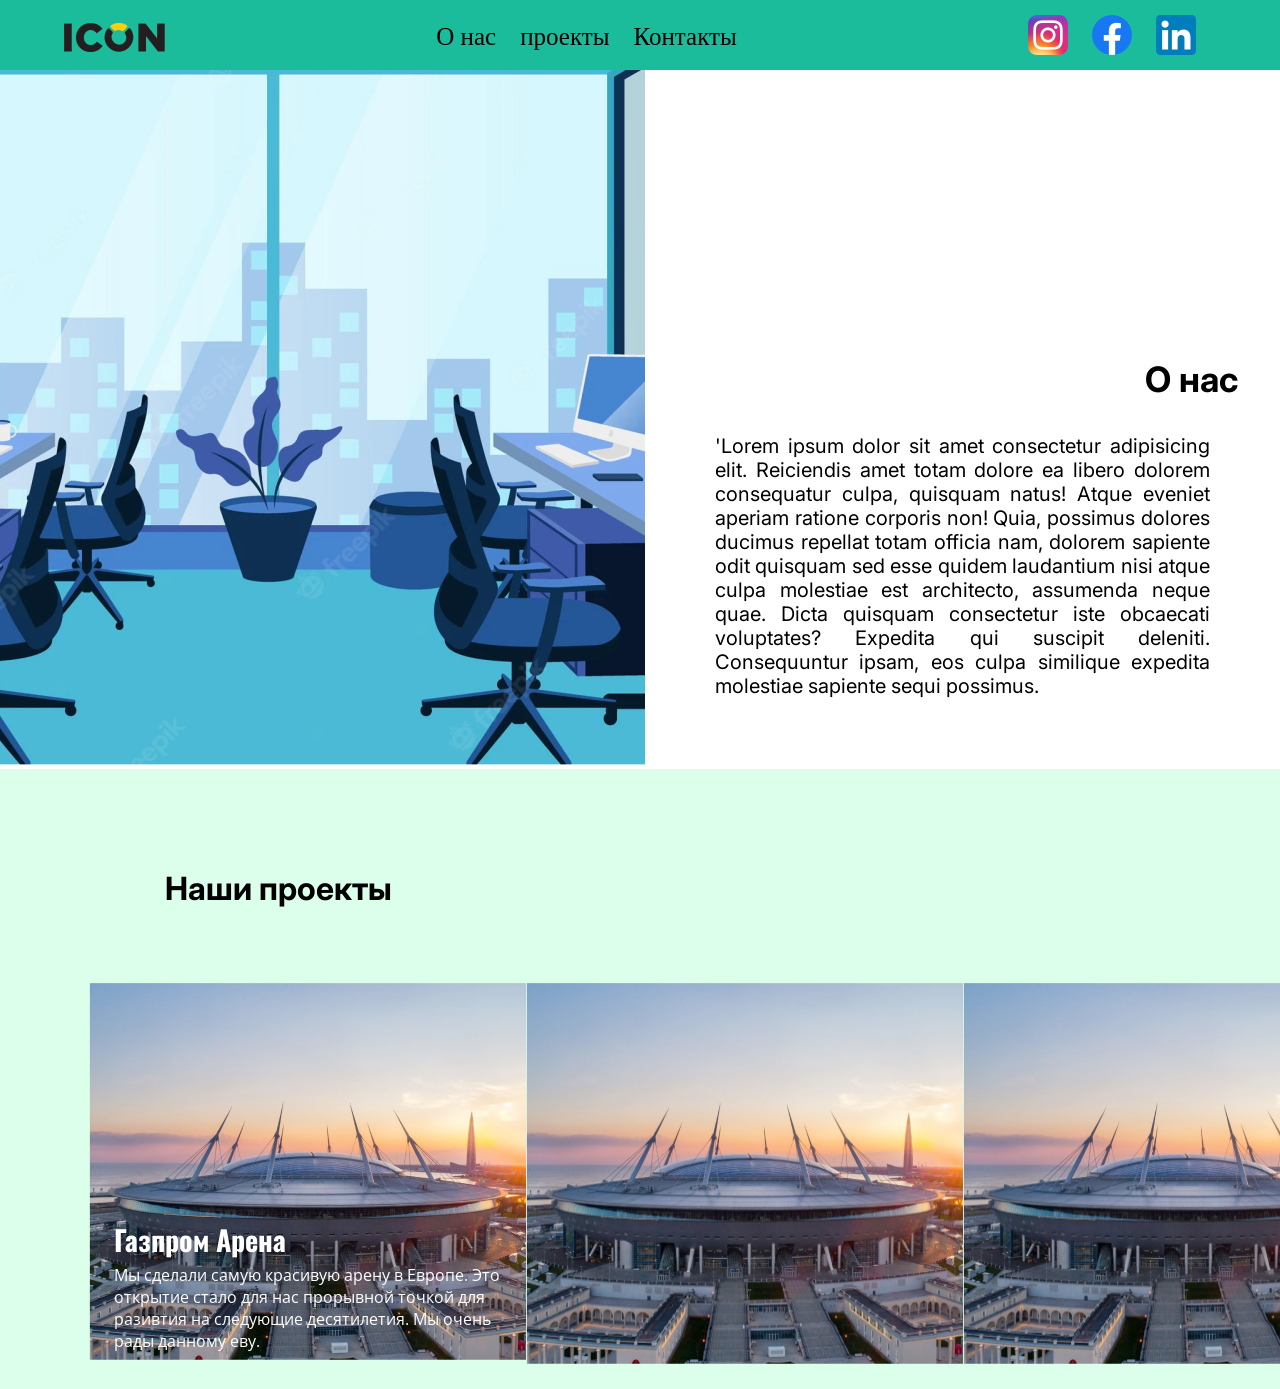
<file: Frontendhomework/fehomework1/index.html>
<!DOCTYPE html>
<html lang="en">
<head>
    <meta charset="UTF-8">
    <meta http-equiv="X-UA-Compatible" content="IE=edge">
    <meta name="viewport" content="width=device-width, initial-scale=1.0">
    <title>Document</title>
    <link rel="preconnect" href="https://fonts.googleapis.com">
    <link rel="preconnect" href="https://fonts.gstatic.com" crossorigin>
    <link href="https://fonts.googleapis.com/css2?family=Inter&family=Open+Sans&family=Oswald:wght@500&display=swap" rel="stylesheet">
    <link href="https://fonts.googleapis.com/css2?family=Inter&display=swap" rel="stylesheet">

    <link rel="stylesheet" href="./style.css">
</head>
<body>
    <header>
        <div class="header-wrapper">
            <img src="./images/logo.png" alt="">
            <nav>
                <a href="#">О нас</a>
                <a href="#">проекты</a>
                <a href="#">Контакты</a>
            </nav>
            <div class="social-icons">
                <img class="social-icon"src="./images/instagram.png" alt="">
                <img class="social-icon"src="./images/facebook.png" alt="">
                <img class="social-icon"src="./images/linkedin.png" alt="">
            </div>
        </div>
    </header>
    <main>
        <div class="main">
                <div class="about-us">
                    <div class="presentation">
                        <h1 class="first-title">О нас</h1>
                        <p class="description">'Lorem ipsum dolor sit amet consectetur adipisicing elit. Reiciendis amet totam dolore ea libero dolorem consequatur culpa, quisquam natus! Atque eveniet aperiam ratione corporis non! Quia, possimus dolores ducimus repellat totam officia nam, dolorem sapiente odit quisquam sed esse quidem laudantium nisi atque culpa molestiae est architecto, assumenda neque quae. Dicta quisquam consectetur iste obcaecati voluptates? Expedita qui suscipit deleniti. Consequuntur ipsam, eos culpa similique expedita molestiae sapiente sequi possimus.</p>   
                    </div>
                    <div>
                        <img class="main-photo" src="./images/image 5.png" alt="">
                    </div>
                </div>
                <div class="our-projects">
                     <h1 class="second-title">Наши проекты</h1>
                     <div class="photoprojects">
                         <div class="photoprj1">
                             <img src="./images/gasprom.png" alt="">
                             <h3>Газпром Aрена</h3>
                             <p class="h3paragraph">Мы сделали самую красивую арену в Европе. Это открытие стало для нас прорывной точкой для разивтия на следующие десятилетия. Мы очень рады данному еву.</p>
                         </div>
                             <img src="./images/gasprom.png" alt="">
                             <img src="./images/gasprom.png" alt="">
                     </div>
                </div>
        </div>       
    </main>
</body>
</html>
</file>
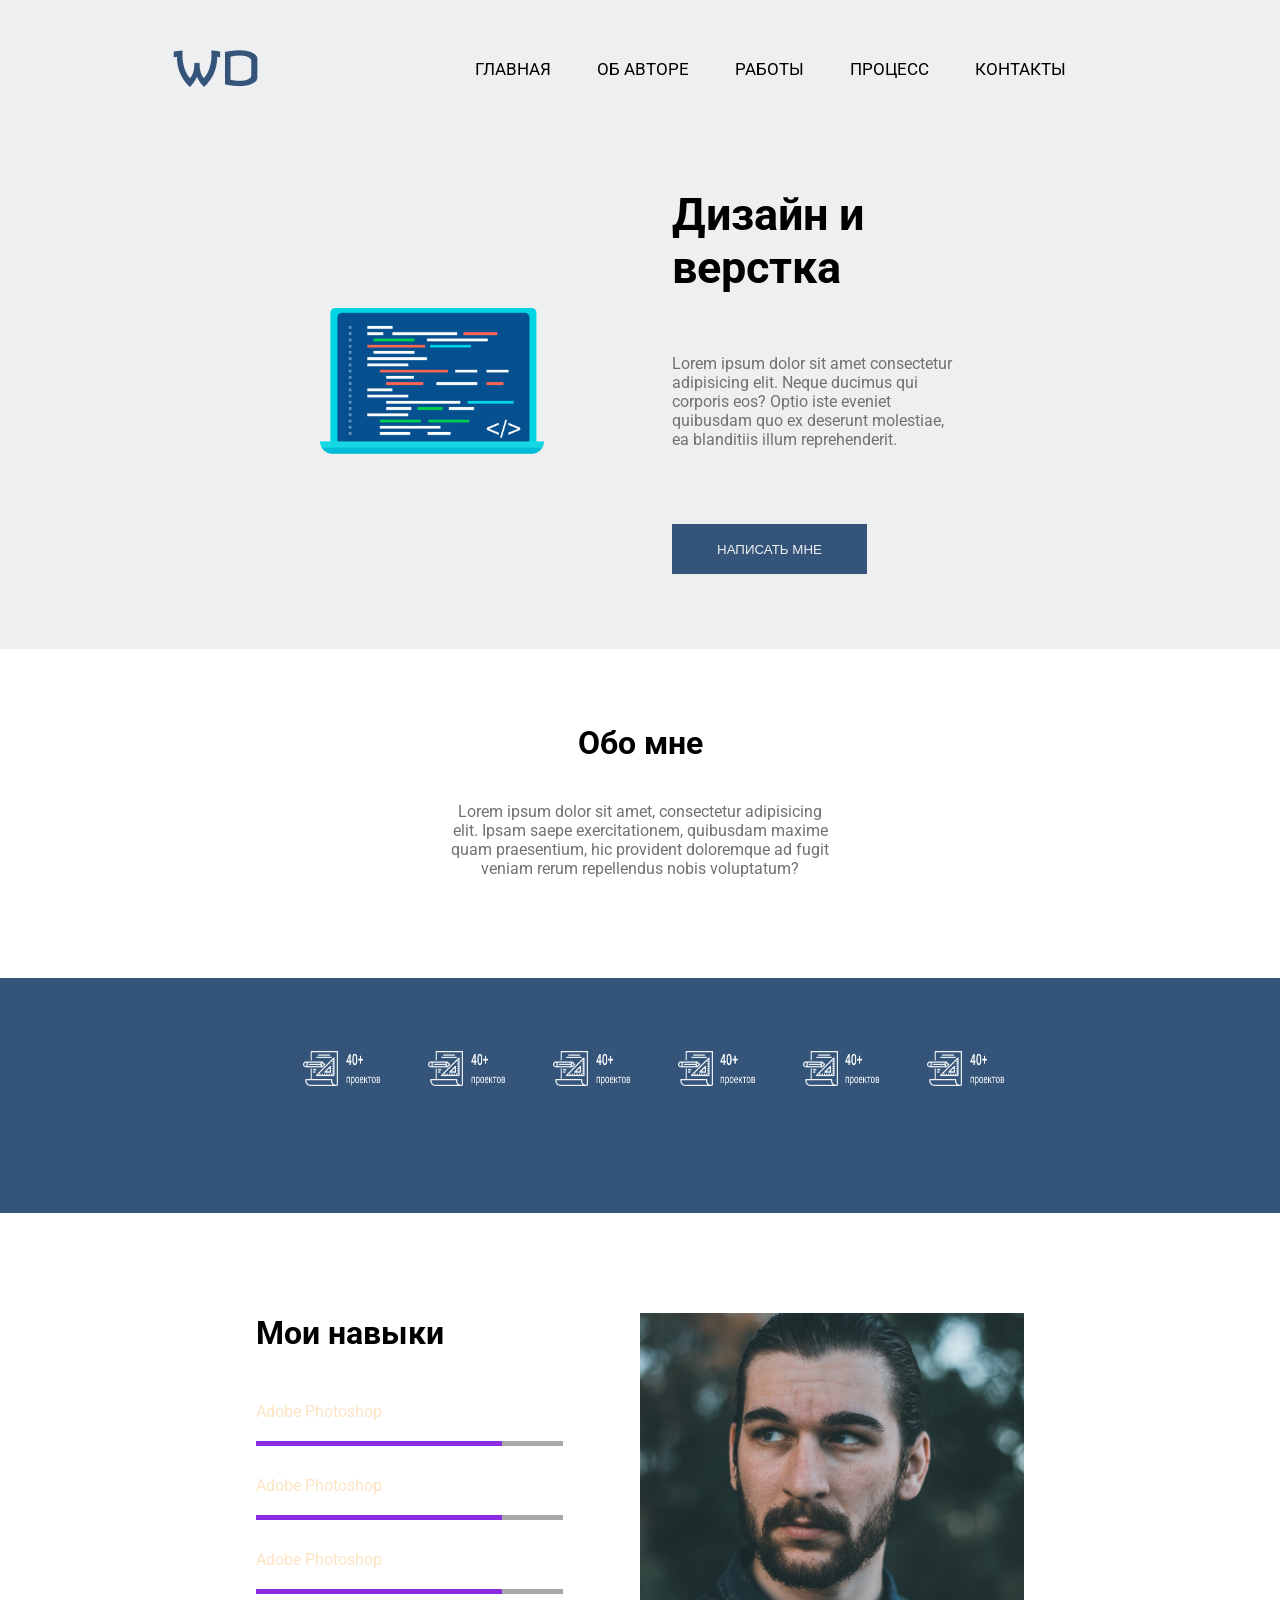
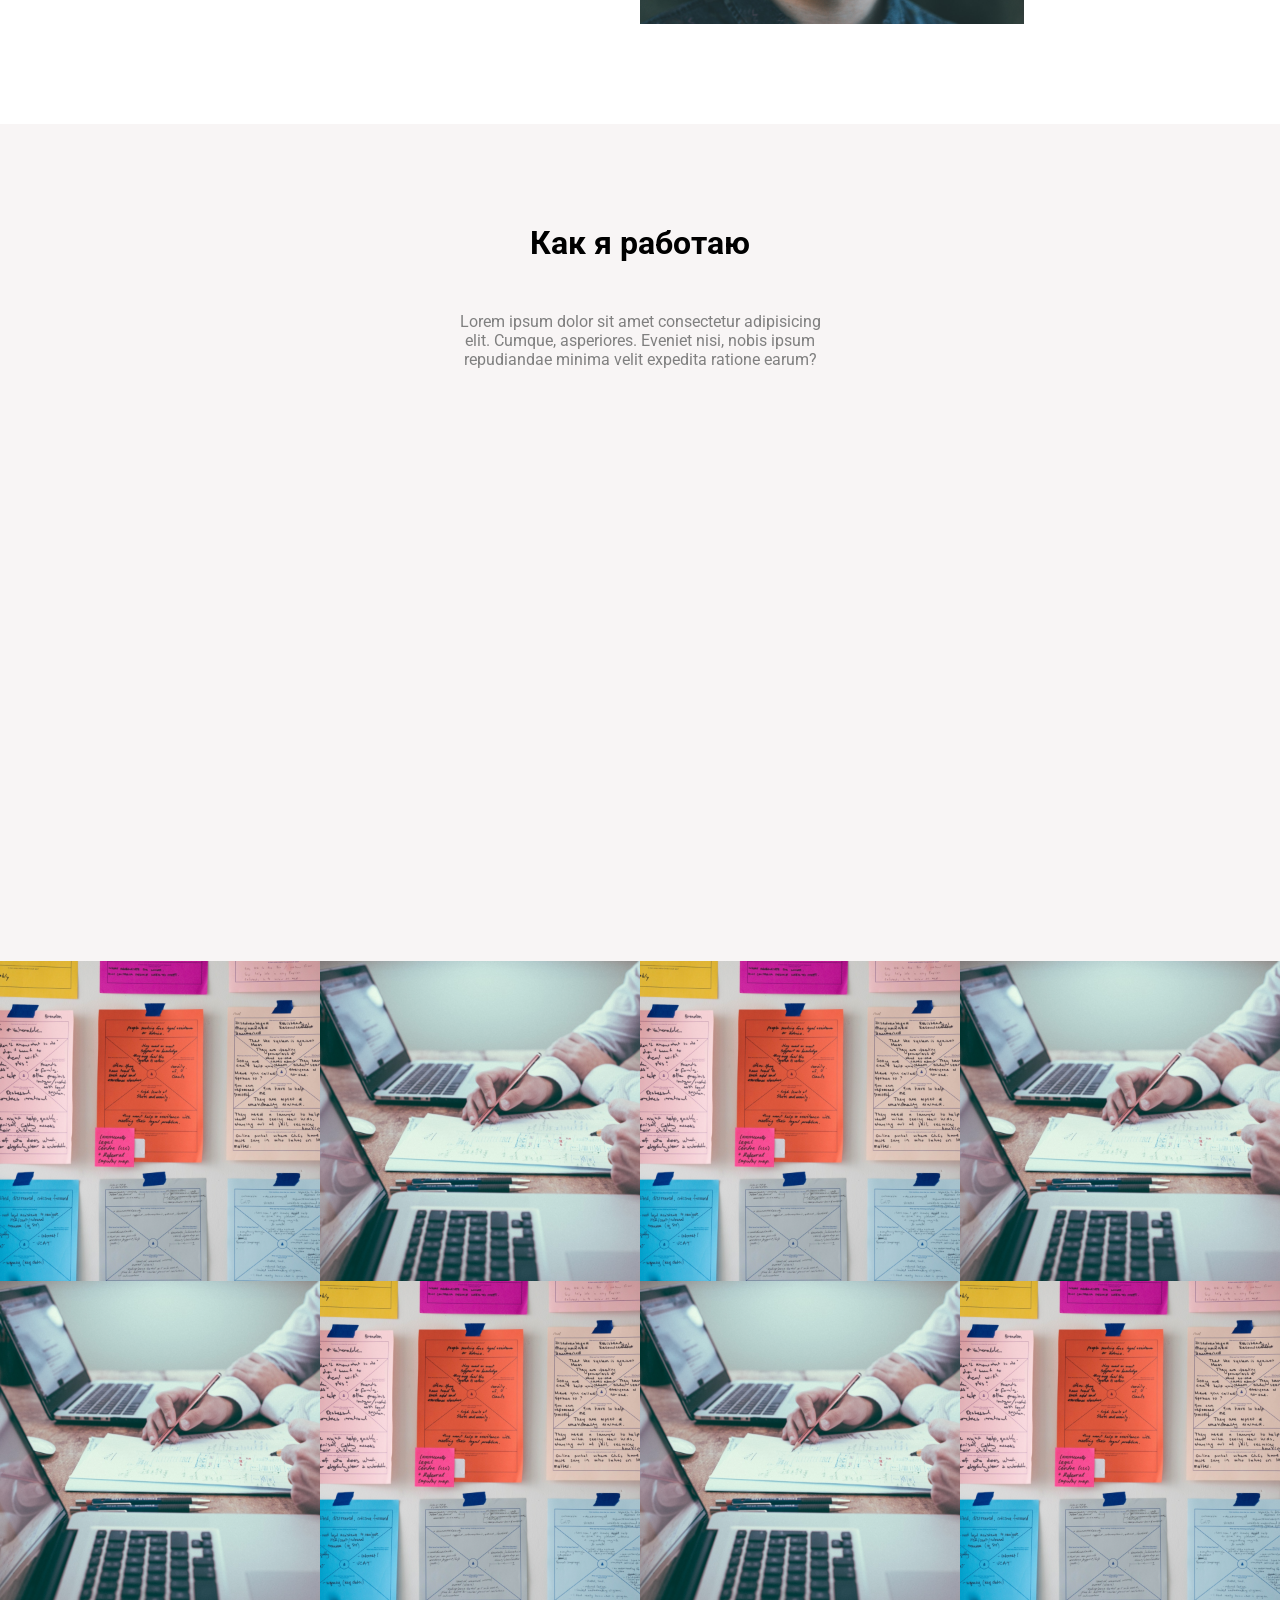
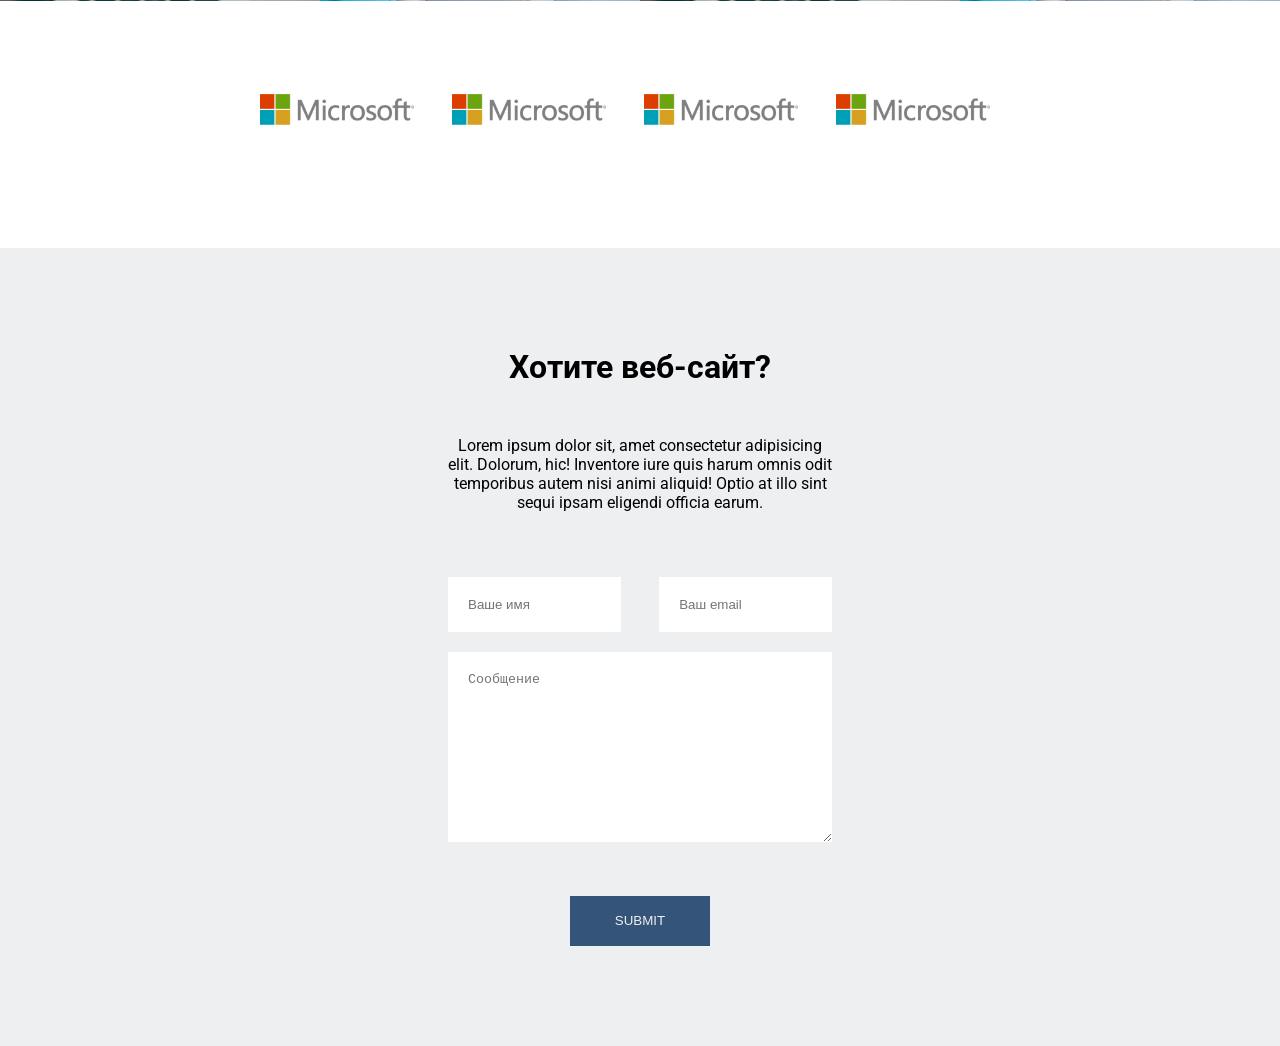
<file: Frontendhomework/fehomework_2/index.html>
<!DOCTYPE html>
<html lang="en">

<head>
    <meta charset="UTF-8">
    <meta http-equiv="X-UA-Compatible" content="IE=edge">
    <meta name="viewport" content="width=device-width, initial-scale=1.0">
    <title>Form</title>
    <link rel="preconnect" href="https://fonts.googleapis.com">
    <link rel="preconnect" href="https://fonts.gstatic.com" crossorigin>
    <link href="https://fonts.googleapis.com/css2?family=Roboto&display=swap" rel="stylesheet">
    <link rel="stylesheet" href="./style.css">
</head>

<body>
    <header>
        <div class="header-wrapper">
            <div class="header-nav-wrapper">
                <img class="wd" src="./imeges/WD.png" alt="">
                <nav>
                    <a href="#">ГЛАВНАЯ</a>
                    <a href="#">ОБ АВТОРЕ</a>
                    <a href="#">РАБОТЫ</a>
                    <a href="#">ПРОЦЕСС</a>
                    <a href="#">КОНТАКТЫ</a>
                </nav>
            </div>
            <div class="header-title-wrapper">
                <div class="header-title">
                    <h1>Дизайн и верстка</h1>
                    <p class="header-descr">Lorem ipsum dolor sit amet consectetur adipisicing elit. Neque ducimus qui
                        corporis
                        eos? Optio iste eveniet quibusdam
                        quo ex deserunt molestiae, ea blanditiis illum reprehenderit.</p>
                    <input class="write-me" type="submit" value="НАПИСАТЬ МНЕ">
                </div>
                <img class="frame" src="./imeges/Frame.png" alt="">
            </div>
        </div>
    </header>
    <div class="about-me">
        <h3 class="about-me-title">Обо мне</h3>
        <p class="about-me-descr">Lorem ipsum dolor sit amet, consectetur adipisicing elit. Ipsam saepe exercitationem,
            quibusdam maxime quam praesentium, hic provident doloremque ad fugit veniam rerum repellendus nobis
            voluptatum?</p>
    </div>
    <section class="numbers">
        <div class="numbers-items">
            <div class="numbers-item">
                <img class="photo-project" src="./imeges/project.png" alt="">
                <img class="photo-group" src="./imeges/Group.png" alt="">
            </div>
            <div class="numbers-item">
                <img class="photo-project" src="./imeges/project.png" alt="">
                <img class="photo-group" src="./imeges/Group.png" alt="">
            </div>
            <div class="numbers-item">
                <img class="photo-project" src="./imeges/project.png" alt="">
                <img class="photo-group" src="./imeges/Group.png" alt="">
            </div>
            <div class="numbers-item">
                <img class="photo-project" src="./imeges/project.png" alt="">
                <img class="photo-group" src="./imeges/Group.png" alt="">
            </div>
            <div class="numbers-item">
                <img class="photo-project" src="./imeges/project.png" alt="">
                <img class="photo-group" src="./imeges/Group.png" alt="">
            </div>
            <div class="numbers-item">
                <img class="photo-project" src="./imeges/project.png" alt="">
                <img class="photo-group" src="./imeges/Group.png" alt="">
            </div>
        </div>
    </section>
    <section class="skills">
        <div class="skills-wrapper">
            <div class="skills-info">
                <h3 class="skills-title">Мои навыки</h3>
                <div class="skill">
                    <p class="skill-name">Adobe Photoshop</p>
                    <div class="skill-scale">
                        <div class="skill-scale-internal"></div>
                    </div>
                </div>
                <div class="skill">
                    <p class="skill-name">Adobe Photoshop</p>
                    <div class="skill-scale">
                        <div class="skill-scale-internal"></div>
                    </div>
                </div>
                <div class="skill">
                    <p class="skill-name">Adobe Photoshop</p>
                    <div class="skill-scale">
                        <div class="skill-scale-internal"></div>
                    </div>
                </div>
            </div>
            <img class="skill-imge" src="./imeges/avatar.png" alt="">
        </div>
    </section>
    <section class="process">
        <h3 class="process-title">Как я работаю</h3>
        <p class="process-descr">Lorem ipsum dolor sit amet consectetur adipisicing elit. Cumque, asperiores. Eveniet
            nisi, nobis ipsum repudiandae minima velit expedita ratione earum?</p>
        <iframe class="process-video" src="https://www.youtube.com/embed/5oH9Nr3bKfw" title="YouTube video player"
            frameborder="0"
            allow="accelerometer; autoplay; clipboard-write; encrypted-media; gyroscope; picture-in-picture"
            allowfullscreen>
        </iframe>
    </section>
    <!-- <input type="text">
        <input type="submit" value="Отправить"
    <input type="number">
    <input type="email">
    <input type="password" value="">
    <input type="color">
    <input type="checkbox" name="" id="">
    <input type="date">
    <input type="datetime" name="" id="">
    <input type="file" name="" id="">
   <div>
    <input type="radio" name="sex" id="">
    <input type="radio" name="sex" id="">
   </div>
   <textarea name="" id="" cols="30" rows="10"></textarea> -->
    <section class="projects">
        <div class="projects-item sticker">
            <div class="projects-item-hover">
                <img src="./imeges/eye.png" alt="">
            </div>
        </div>
        <div class="projects-item laptop">
            <div class="projects-item-hover">
                <img src="./imeges/eye.png" alt="">
            </div>
        </div>
        <div class="projects-item sticker">
            <div class="projects-item-hover">
                <img src="./imeges/eye.png" alt="">
            </div>
        </div>
        <div class="projects-item laptop">
            <div class="projects-item-hover">
                <img src="./imeges/eye.png" alt="">
            </div>
        </div>
        <div class="projects-item laptop">
            <div class="projects-item-hover">
                <img src="./imeges/eye.png" alt="">
            </div>
        </div>
        <div class="projects-item sticker">
            <div class="projects-item-hover">
                <img src="./imeges/eye.png" alt="">
            </div>
        </div>
        <div class="projects-item laptop">
            <div class="projects-item-hover">
                <img src="./imeges/eye.png" alt="">
            </div>
        </div>
        <div class="projects-item sticker">
            <div class="projects-item-hover">
                <img src="./imeges/eye.png" alt="">
            </div>
        </div>

    </section>

    <section class="microsoft">
        <div class="microsoft-wrapper">
            <img src="./imeges/microsoft.png" alt="">
            <img src="./imeges/microsoft.png" alt="">
            <img src="./imeges/microsoft.png" alt="">
            <img src="./imeges/microsoft.png" alt="">

        </div>
    </section>
    <section class="form">
        <h4 class="form-title">Хотите веб-сайт?</h4>
        <p class="form-descr">Lorem ipsum dolor sit, amet consectetur adipisicing elit. Dolorum, hic! Inventore iure
            quis harum omnis odit temporibus autem nisi animi aliquid! Optio at illo sint sequi ipsam eligendi officia
            earum.</p>
        <form>
            <div class="form-control">
                <input type="text" placeholder="Ваше имя">
                <input type="email" placeholder="Ваш email">
            </div>
            <textarea name="" id="" rows="10" placeholder="Сообщение"></textarea>
            <input class="send" type="submit">
        </form>
    </section>


</body>

</html>
</file>
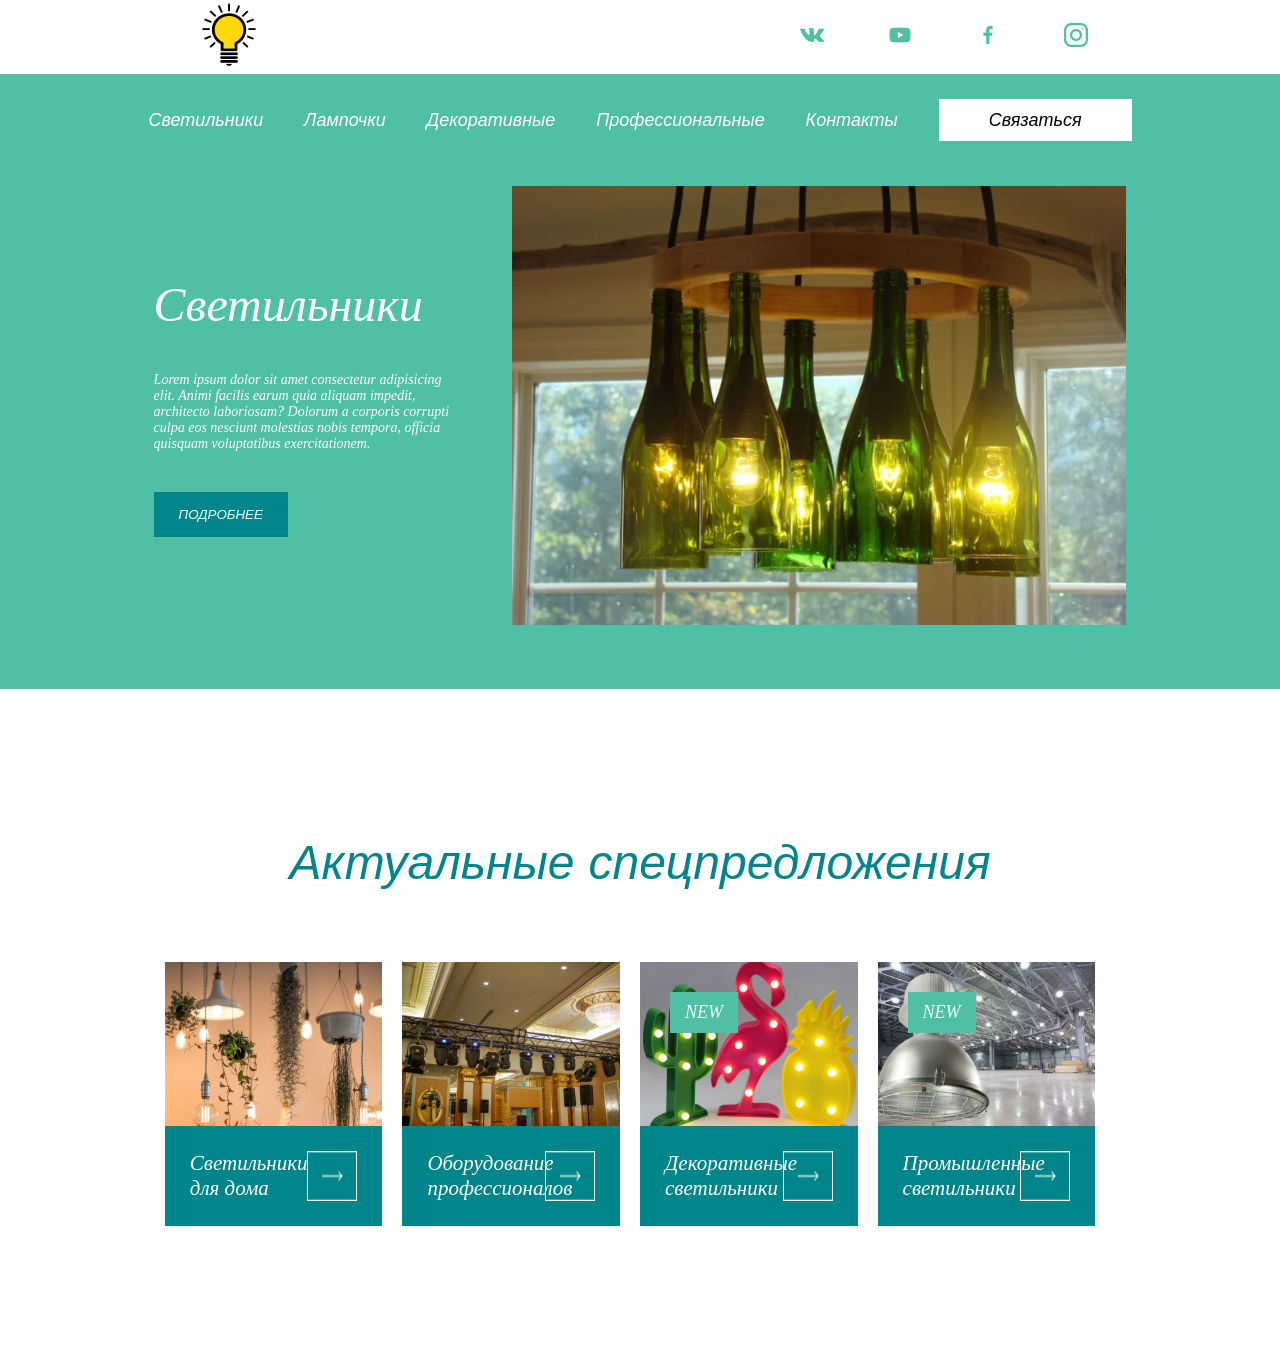
<file: Frontendhomework/fehomework_3/index.html>
<!DOCTYPE html>
<html lang="en">
  <head>
    <link rel="preconnect" href="https://fonts.googleapis.com" />
    <link rel="preconnect" href="https://fonts.gstatic.com" crossorigin />
    <link
      href="https://fonts.googleapis.com/css2?family=ABeeZee:ital@1&display=swap"
      rel="stylesheet"
    />
    <meta charset="UTF-8" />
    <meta http-equiv="X-UA-Compatible" content="IE=edge" />
    <meta name="viewport" content="width=device-width, initial-scale=1.0" />
    <title>Layout</title>
    <link rel="stylesheet" href="./style/style.css" />
    <link rel="stylesheet" href="./style/media.css" />
  </head>
  <body>
    <header>
        <div class="header-wrapper">
          <img src="./img/logo.png" alt="" class="logo" />
          <div class="header-icons">
            <img src="./img/vk.png" alt="" class="icon" />
            <img src="./img/youtube.png" alt="" class="icon" />
            <img src="./img/facebook.png" alt="" class="icon" />
            <img src="./img/instagram.png" alt="" class="icon" />
          </div>
        </div>
      </div>
    </header>
    <section class="main">
      <div class="main-wrapper">
      <div class="main-top-wrapper">
        <nav class="main-nav">
          <a href="#" class="nav-link">Светильники</a>
          <a href="#" class="nav-link">Лампочки</a>
          <a href="#" class="nav-link">Декоративные</a>
          <a href="#" class="nav-link">Профессиональные</a>
          <a href="#" class="nav-link">Контакты</a>
          <a href="tel:+4915171189265" class="nav-link">Связаться</a>
        </nav>
        <div class="main-descr">
          <div class="descr">
            <h1 class="descr-title">Светильники</h1>
            <p class="descr-text">
              Lorem ipsum dolor sit amet consectetur adipisicing elit. Animi
              facilis earum quia aliquam impedit, architecto laboriosam? Dolorum
              a corporis corrupti culpa eos nesciunt molestias nobis tempora,
              officia quisquam voluptatibus exercitationem.
            </p>
            <button class="main-btn">Подробнее</button>
          </div>
          <div class="main-photo">
            <img src="./img/lamps.png" alt="" />
          </div>
        </div>
      </div>
      </div>
    </section>
    <section class="special-offer">
      <h1 class="offer-title">Актуальные спецпредложения</h1>
      <div class="offer-wrapper">
        <div class="offer-item">
          <img class="offer-item-img" src="./img/photo1.png" alt="">
          <div class="offer-item-descr">
            <p>Светильники для дома</p>
            <img src="./img/arrow.png" alt="">
          </div>
        </div>
        <div class="offer-item">
          <img class="offer-item-img" src="./img/photo2.png" alt="">
          <div class="offer-item-descr">
            <p>Оборудование профессионалов</p>
            <img src="./img/arrow.png" alt="">
          </div>
        </div>
        <div class="offer-item">
          <div class="offer-item-new">
            <p class="offer-item-text">NEW</p>
          </div>
          <img class="offer-item-img" src="./img/photo3.png" alt="">
          <div class="offer-item-descr">
            <p>Декоративные светильники</p>
            <img src="./img/arrow.png" alt="">
            
          </div>
        </div>
        <div class="offer-item">
          <div class="offer-item-new">
            <p class="offer-item-text">NEW</p>
          </div>
          <img class="offer-item-img" src="./img/photo4.png" alt="">
          <div class="offer-item-descr">
            <p>Промышленные светильники</p>
            <img src="./img/arrow.png" alt="">
        </div>
      </div>
      </div>
    </section>
  </body>
</html>
</file>
<file: Frontendhomework/fehomework1/style.css>
* {
    margin: 0;
    box-sizing: border-box;
}
header {
    height: 70px;
    background-color: #1ABC9C;
}
.header-wrapper {
    width: 90%;
    margin: auto;
    display: flex;
    justify-content: space-between;
    align-items: center;
    padding-top: 15px;
}
a {
    font-size: 25px;
    color: black;
    text-decoration: none;
    margin-right: 20px; /*??????*/
}
.social-icon {
    margin-right: 20px;/*???????*/
}
.main {
    font-family: 'Inter', sans-serif;
}
.about-us {
    display: flex;
    flex-direction: row-reverse;
    align-items: flex-start;    
}
.main-photo { 
    width: 756px;
    height: 694,38px;
}
.presentation {
    margin-top: 288px;
} 
.first-title {
    margin-left: 500px;
    font-size: 35px;
    width: 135px;
    height: 53px;
}
.description {
    text-align: justify;  
    margin: 23px 70px 0;
    font-size: 20px;
}
.our-projects {
    background-color:#DCFFEB;
}
.second-title {
    padding: 100px 0 50px 165px;
}
.photoprojects {
    width: 90%;
    display: flex;
    justify-content: space-around;
    padding: 25px;
    margin:auto;  
}
.photoprj1 {
    position: relative;
}
h3 {
    color: #FFFFFF;
    font-size: 28px;
    font-family: 'Oswald', sans-serif;
    position: absolute;
	top: 235.8px;
	left: 25px;
}
.h3paragraph {
    margin-top: 16px;
    color: #FFFFFF;
    font-size: 16px;
    font-family: 'Open Sans', sans-serif;
    position:absolute ;
	top: 265px;
    left: 25px;
}
</file>
<file: Frontendhomework/fehomework_2/style.css>
* {
    margin: 0;
    padding: 0;
    box-sizing: border-box;
}

body {
    font-family: 'Roboto', sans-serif;
}

.header-nav-wrapper {
    width: 90%;
    margin: auto;
    display: flex;
    justify-content: space-around;
    align-items: center;
    padding: 50px 0 100px;
}

a {
    font-size: 17px;
    color: black;
    text-decoration: none;
    margin-right: 42px;
}

.header-wrapper {
    width: 100%;
    background-color: #EEEFF1;
}


.header-title-wrapper {
    width: 50%;
    margin: auto;
    display: flex;
    flex-direction: row-reverse;
    justify-content: space-between;
    align-items: center;
    padding-bottom: 75px;
}

.header-title {
    width: 45%;
    text-align: left;
    align-items: center;
}

.frame {
    width: 35%;
}

h1 {
    font-size: 45px;
}

.header-descr {
    font-size: 16px;
    color: #727272;
    margin: 60px auto 75px;
}

.write-me {
    background-color: #34547A;
    margin: auto;
    height: 50px;
    border: none;
    outline: none;
    padding: 0 45px;
    color: #EEEFF1;
}

.about-me-title {
    font-size: 32px;
    margin-top: 75px;
    text-align: center;
}

.about-me-descr {
    width: 30%;
    text-align: center;
    color: #727272;
    margin: 40px auto 100px;
}

.numbers {
    background-color: #34547A;
    padding: 73px 0 127px;
}

.numbers-items {
    width: 60%;
    align-items: center;
    display: flex;
    margin: auto;
}

.numbers-item {
    width: calc(16% - 45px);
    margin-left: 47px;
    display: flex;
    justify-content: space-between;
}

.photo-group {
    width: 45%;
}

.photo-project {
    width: 45%;
}

.skills {
    padding: 100px 0;
}

.skills-wrapper {
    width: 60%;
    margin: auto;
    display: flex;
    justify-content: space-between;
    align-items: center;

}

.skills-info {
    width: 40%;
}

.skills-title {
    font-size: 32px;
    margin-bottom: 50px;
}

.skill {
    margin-bottom: 30px;
}

.skill-name {
    color: bisque;
    margin-bottom: 20px;
}

.skill-scale {
    height: 5px;
    background-color: darkgrey;
}

.skill-scale-internal {
    width: 80%;
    height: 5px;
    background-color: blueviolet;
}

.skill-imge {
    width: 50%;
}


.process {
    background-color: rgb(248, 245, 245);
    padding: 100px 0;
}

.process-title {
    font-size: 32px;
    text-align: center;
}

.process-descr {
    width: 30%;
    color: grey;
    text-align: center;
    margin: 50px auto 60px;
}

.process-video {
    width: 60%;
    aspect-ratio: 16/9;
    display: block;
    margin: auto;
}

.projects {
    display: flex;
    flex-wrap: wrap;
}

.projects-item {
    width: 25%;
    aspect-ratio: 1/1;
    background-size: cover;
}

.sticker {
    background-image: url(./imeges/sticker.png);
}

.laptop {
    background-image: url(./imeges/laptop.png);
}

.projects-item-hover {
    height: 100%;
    background: linear-gradient(0deg, rgba(52, 84, 122, 0.8), rgba(52, 84, 122, 0.8));
    opacity: 0;
    display: flex;
    justify-content: center;
    align-items: center;
    transition: 0.5s;
}

.projects-item-hover:hover {
    opacity: 1;
}


.microsoft {
    padding: 70px 0 100px;
}

.microsoft-wrapper {
    width: 60%;
    margin: auto;
    display: flex;
}

.microsoft-wrapper img {
    width: calc(25% - 30px);
    margin-right: 30px;
}



.form {
    background-color: #EEEFF1;
    ;
    padding: 100px 0;
}

.form-title {
    font-size: 32px;
    text-align: center;
    /* margin-bottom: 50px; */
}

.form-descr {
    font-size: 16px;
    width: 30%;
    /* margin: auto; */
    text-align: center;
    margin: 50px auto 65px;
}

form {
    width: 30%;
    margin: auto;
}

textarea {
    width: 100%;
    border: none;
    outline: none;
    margin-bottom: 50px;
    padding: 20px;
}

.form-control {
    display: flex;
    justify-content: space-between;
    margin-bottom: 20px;

}

input[type="text"],
[type="email"] {
    width: 45%;
    padding: 20px;
    border: none;
    outline: none;
}

.send {
    background-color: #34547A;
    display: block;
    margin: auto;
    height: 50px;
    border: none;
    outline: none;
    padding: 0 45px;
    text-transform: uppercase;
    color: #EEEFF1;
}
</file>
<file: Frontendhomework/fehomework_3/style/style.css>
*{
    margin: 0;
    padding: 0;
    box-sizing: border-box;
}
.header-wrapper{
    width: 70%;
    margin: auto;
    display: flex;
    justify-content: space-between;
    align-items: center;
}
.icon:not(:last-child){
    margin-right: 60px;
}
.main{
    background: #4FBFA5;
    padding: 25px 0 60px;
}
.main-wrapper{
    width: 100%;
}
.main-top-wrapper{
    width: 80%;
    margin: auto;
}
.main-nav{
    display: flex;
    justify-content: space-around;
    align-items: center;
    margin-bottom: 45px;
}
.nav-link{
    text-decoration: none;
    font-size: 18px;
    font-family: 'ABeeZee', sans-serif;
    font-style: italic;
    color: white;
}
.nav-link:last-child{
    background-color: white;
    color: black;
    padding: 10px 50px;
}
.main-descr{
    display: flex;
    justify-content: space-around;
    color: white;
    align-items: center;
}
.descr{
    width: 30%;
    font-style: italic;
}
.main-photo{
    width: 60%;
}
.main-photo img{
    width: 100%;
}
.descr-title{
    font-weight: 400;
    font-size: 48px;
}
.descr-text{
    font-size: 14px;
    margin: 40px 0;
}
.main-btn{
    padding: 15px 25px;
    background: #00868A;
    text-transform: uppercase;
    color: white;
    border: none;
    outline: none;
    font-style: italic;
}
.special-offer{
    padding: 146px 0 129px 0;
}
.offer-title{
    text-align: center;
    font-size: 48px;
    color: #00868A;
    font-style: italic;
    font-family: 'ABeeZee', sans-serif;
    font-weight: 400;
}
.offer-wrapper{
    width: 68%;
    display: flex;
    justify-content: center;
    margin: auto;
    padding-top: 70px;
}
.offer-item{
    width: 25%;
    margin-right: 20px;
    position: relative;
}
.offer-item-img{
    width: 100%;
    display: block;
}

.offer-item-descr{
    display: flex;
    justify-content: space-between;
    background-color: #00868A;
    padding: 25px 25px;
    color: white;
    font-size: 21px;
    font-style: italic;
}
.offer-item-descr p{
    width: 65%;
}
.offer-item-new{
    background: #4FBFA5;
    color: azure;
    font-size: 18px;
    text-transform: uppercase;
    font-style: italic;
    padding: 10px 15px;
    position: absolute;
    top: 30px;
    left: 30px;
}
</file>
<file: Frontendhomework/fehomework_3/style/media.css>
@media(max-width: 511px){
    .wrapper{
            width: 80%;
    }
    .main-nav{
        flex-wrap: wrap;
        justify-content: flex-start;
    }
    .descr{
        width: 100%;
    }
    .main-photo{
        display: none;
    }
    .nav-link{
        margin: 14px;
        
    }
    .nav-link:last-child{
        width: 100%;
        text-align: center;
    }
    .special-offer{
        padding: 70px 40px;
    }
    .offer-title{
        text-align: left;
    }
    .offer-wrapper{
        width: 100%;
        display: block;
        padding-top: 50px;
    }
    .offer-item{
        width: 100%;
        margin-bottom: 28px;
    }
}
</file>
